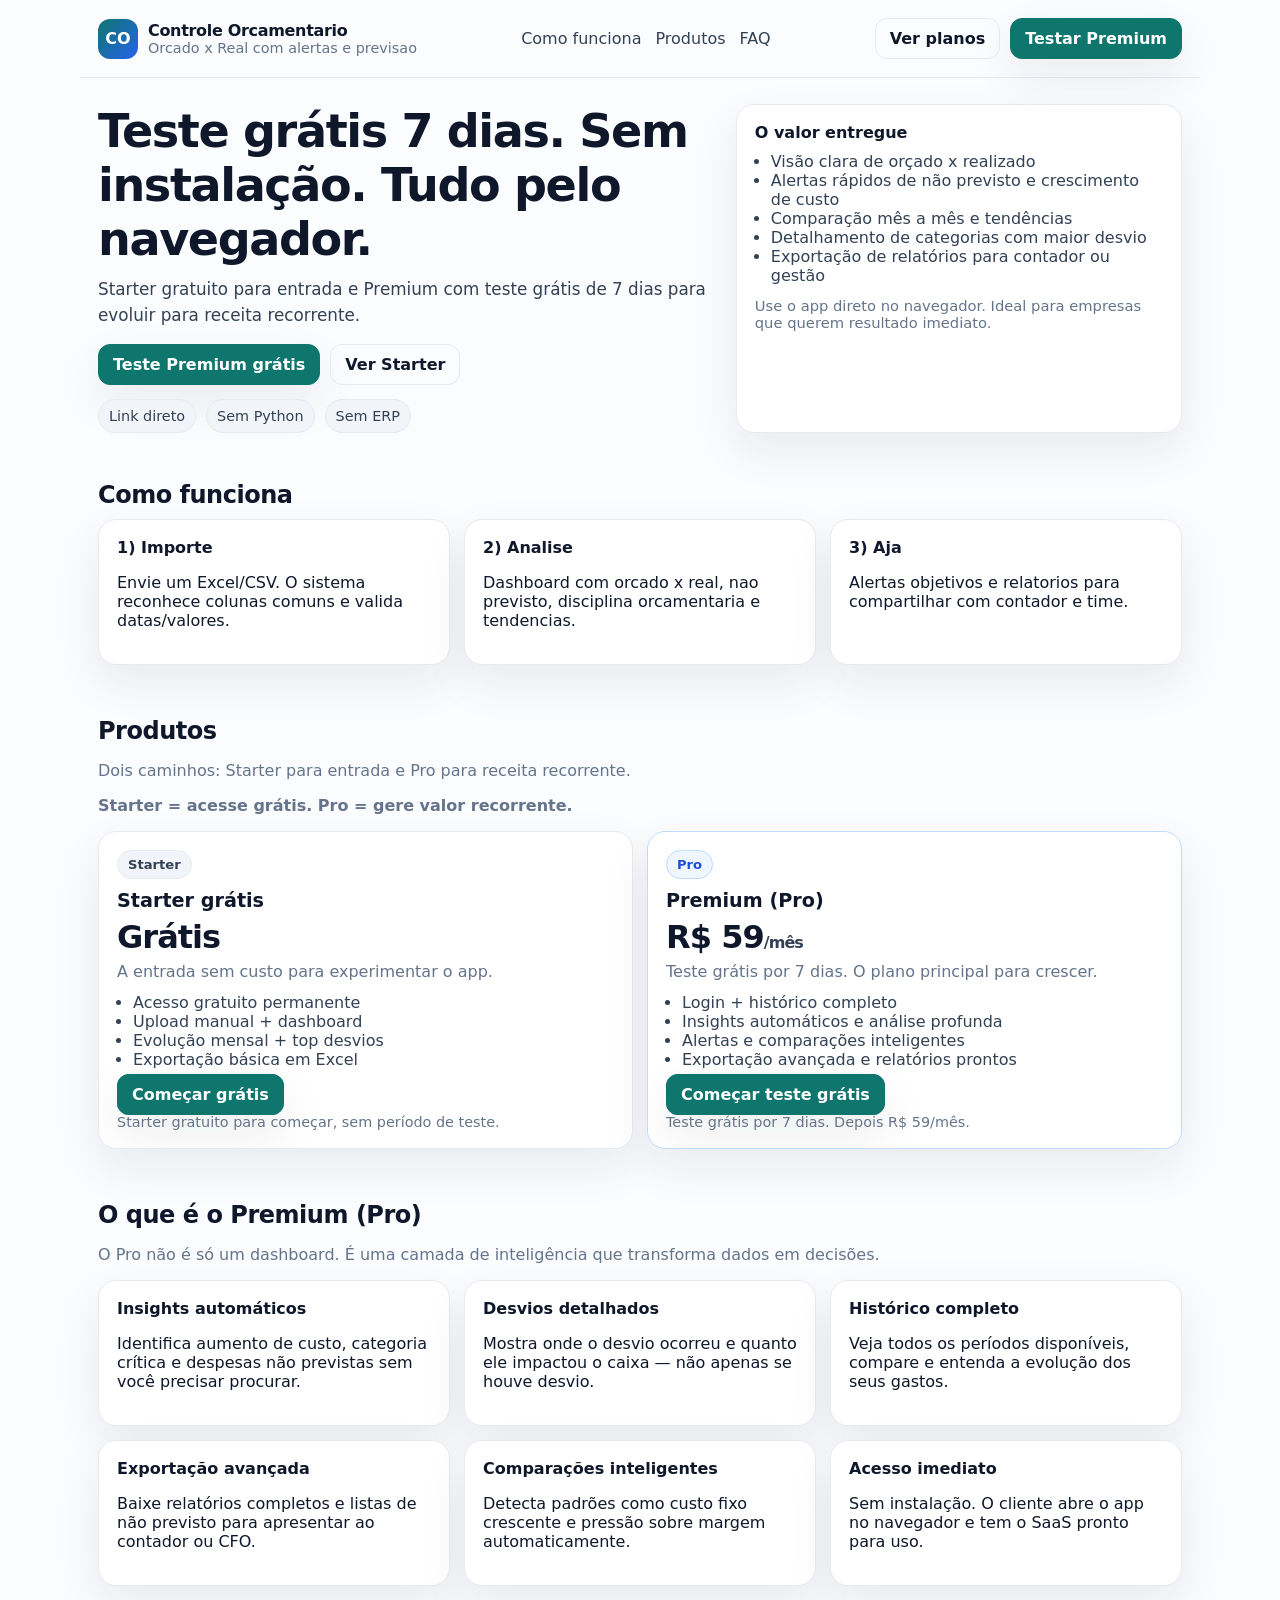
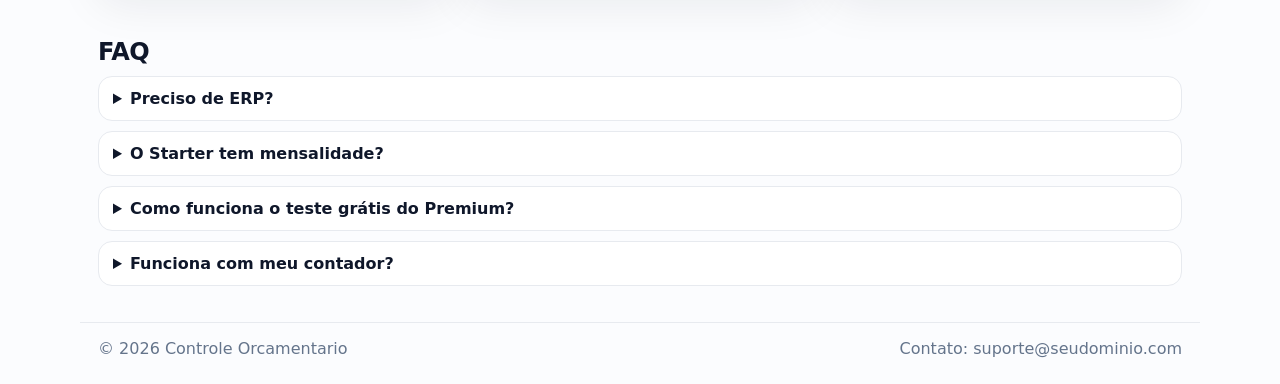
<file: index.html>
<!doctype html>
<html lang="pt-br">
  <head>
    <meta charset="UTF-8" />
    <meta name="viewport" content="width=device-width, initial-scale=1" />
    <title>Controle Orçamentário - Starter grátis e Premium Pro</title>
    <meta name="description" content="Starter gratuito para entrada e Premium Pro com teste grátis de 7 dias. Controle orçado x realizado e insights sem instalar nada." />
    <link rel="stylesheet" href="./styles.css" />
  </head>
  <body>
    <header class="container header">
      <div class="brand">
        <div class="logo">CO</div>
        <div>
          <div class="brand-name">Controle Orcamentario</div>
          <div class="brand-sub">Orcado x Real com alertas e previsao</div>
        </div>
      </div>
      <nav class="nav">
        <a href="#como-funciona">Como funciona</a>
        <a href="#planos">Produtos</a>
        <a href="#faq">FAQ</a>
      </nav>
      <div class="cta">
        <a class="btn btn-ghost" href="#planos">Ver planos</a>
        <a class="btn btn-primary" href="https://pojeto-saas-tcsvav7cva4qn7vknfecgu.streamlit.app/?plan=pro">Testar Premium</a>
      </div>
    </header>

    <main>
      <section class="container hero">
        <div>
          <h1>Teste grátis 7 dias. Sem instalação. Tudo pelo navegador.</h1>
          <p class="lead">
            Starter gratuito para entrada e Premium com teste grátis de 7 dias para evoluir para receita recorrente.
          </p>
          <div class="hero-cta">
            <a class="btn btn-primary" href="https://pojeto-saas-tcsvav7cva4qn7vknfecgu.streamlit.app/?plan=pro">Teste Premium grátis</a>
            <a class="btn btn-ghost" href="https://pojeto-saas-jv5bmbmdt3nvxuuhdwvvd3.streamlit.app/">Ver Starter</a>
          </div>
          <div class="mini">
            <div class="mini-item">Link direto</div>
            <div class="mini-item">Sem Python</div>
            <div class="mini-item">Sem ERP</div>
          </div>
        </div>
        <div class="hero-card">
          <div class="hero-card-title">O valor entregue</div>
          <ul>
            <li>Visão clara de orçado x realizado</li>
            <li>Alertas rápidos de não previsto e crescimento de custo</li>
            <li>Comparação mês a mês e tendências</li>
            <li>Detalhamento de categorias com maior desvio</li>
            <li>Exportação de relatórios para contador ou gestão</li>
          </ul>
          <div class="hero-card-foot">Use o app direto no navegador. Ideal para empresas que querem resultado imediato.</div>
        </div>
      </section>

      <section id="como-funciona" class="container section">
        <h2>Como funciona</h2>
        <div class="grid-3">
          <div class="card">
            <div class="card-title">1) Importe</div>
            <p>Envie um Excel/CSV. O sistema reconhece colunas comuns e valida datas/valores.</p>
          </div>
          <div class="card">
            <div class="card-title">2) Analise</div>
            <p>Dashboard com orcado x real, nao previsto, disciplina orcamentaria e tendencias.</p>
          </div>
          <div class="card">
            <div class="card-title">3) Aja</div>
            <p>Alertas objetivos e relatorios para compartilhar com contador e time.</p>
          </div>
        </div>
      </section>

      <section id="planos" class="container section">
        <h2>Produtos</h2>
        <p class="muted">Dois caminhos: Starter para entrada e Pro para receita recorrente.</p>
        <p class="muted"><strong>Starter = acesse grátis. Pro = gere valor recorrente.</strong></p>

        <div class="grid-2">
          <div id="starter" class="pricing card">
            <div class="pricing-top">
              <div class="badge">Starter</div>
              <div class="pricing-title">Starter grátis</div>
              <div class="pricing-price">Grátis</div>
              <div class="pricing-sub">A entrada sem custo para experimentar o app.</div>
            </div>
            <ul class="pricing-list">
              <li>Acesso gratuito permanente</li>
              <li>Upload manual + dashboard</li>
              <li>Evolução mensal + top desvios</li>
              <li>Exportação básica em Excel</li>
            </ul>
            <a class="btn btn-primary" href="https://pojeto-saas-jv5bmbmdt3nvxuuhdwvvd3.streamlit.app/" aria-label="Começar grátis">Começar grátis</a>
            <div class="pricing-foot">Starter gratuito para começar, sem período de teste.</div>
          </div>

          <div id="premium" class="pricing card premium">
            <div class="pricing-top">
              <div class="badge badge-premium">Pro</div>
              <div class="pricing-title">Premium (Pro)</div>
              <div class="pricing-price">R$ 59<span class="small">/mês</span></div>
              <div class="pricing-sub">Teste grátis por 7 dias. O plano principal para crescer.</div>
            </div>
            <ul class="pricing-list">
              <li>Login + histórico completo</li>
              <li>Insights automáticos e análise profunda</li>
              <li>Alertas e comparações inteligentes</li>
              <li>Exportação avançada e relatórios prontos</li>
            </ul>
            <a class="btn btn-primary" href="https://pojeto-saas-tcsvav7cva4qn7vknfecgu.streamlit.app/?plan=pro" aria-label="Começar Pro">Começar teste grátis</a>
            <div class="pricing-foot">Teste grátis por 7 dias. Depois R$ 59/mês.</div>
          </div>
        </div>
      </section>
      <section id="pro" class="container section">
        <h2>O que é o Premium (Pro)</h2>
        <p class="muted">O Pro não é só um dashboard. É uma camada de inteligência que transforma dados em decisões.</p>
        <div class="grid-3">
          <div class="card">
            <div class="card-title">Insights automáticos</div>
            <p>Identifica aumento de custo, categoria crítica e despesas não previstas sem você precisar procurar.</p>
          </div>
          <div class="card">
            <div class="card-title">Desvios detalhados</div>
            <p>Mostra onde o desvio ocorreu e quanto ele impactou o caixa — não apenas se houve desvio.</p>
          </div>
          <div class="card">
            <div class="card-title">Histórico completo</div>
            <p>Veja todos os períodos disponíveis, compare e entenda a evolução dos seus gastos.</p>
          </div>
        </div>
        <div class="grid-3" style="margin-top:14px;">
          <div class="card">
            <div class="card-title">Exportação avançada</div>
            <p>Baixe relatórios completos e listas de não previsto para apresentar ao contador ou CFO.</p>
          </div>
          <div class="card">
            <div class="card-title">Comparações inteligentes</div>
            <p>Detecta padrões como custo fixo crescente e pressão sobre margem automaticamente.</p>
          </div>
          <div class="card">
            <div class="card-title">Acesso imediato</div>
            <p>Sem instalação. O cliente abre o app no navegador e tem o SaaS pronto para uso.</p>
          </div>
        </div>
      </section>

      <section id="faq" class="container section">
        <h2>FAQ</h2>
        <details class="faq">
          <summary>Preciso de ERP?</summary>
          <p>Nao. O objetivo e te dar clareza rapida de orcado x real, alertas e previsao.</p>
        </details>
        <details class="faq">
          <summary>O Starter tem mensalidade?</summary>
          <p>Não. O Starter é gratuito e não tem mensalidade. O Premium (Pro) é o plano pago, com R$ 59/mês após o teste gratuito de 7 dias.</p>
        </details>
        <details class="faq">
          <summary>Como funciona o teste grátis do Premium?</summary>
          <p>Você testa o Premium (Pro) completo por 7 dias sem instalar nada. O Starter permanece gratuito, e o Pro custa R$ 59/mês após o trial.</p>
        </details>
        <details class="faq">
          <summary>Funciona com meu contador?</summary>
          <p>Sim. O app exporta relatórios e o Premium pode evoluir para um painel do contador (multi-clientes).</p>
        </details>
      </section>

      <footer class="container footer">
        <div class="muted">© <span id="year"></span> Controle Orcamentario</div>
        <div class="muted">Contato: suporte@seudominio.com</div>
      </footer>
    </main>

    <script>
      document.getElementById("year").textContent = String(new Date().getFullYear());
    </script>
  </body>
</html>
</file>
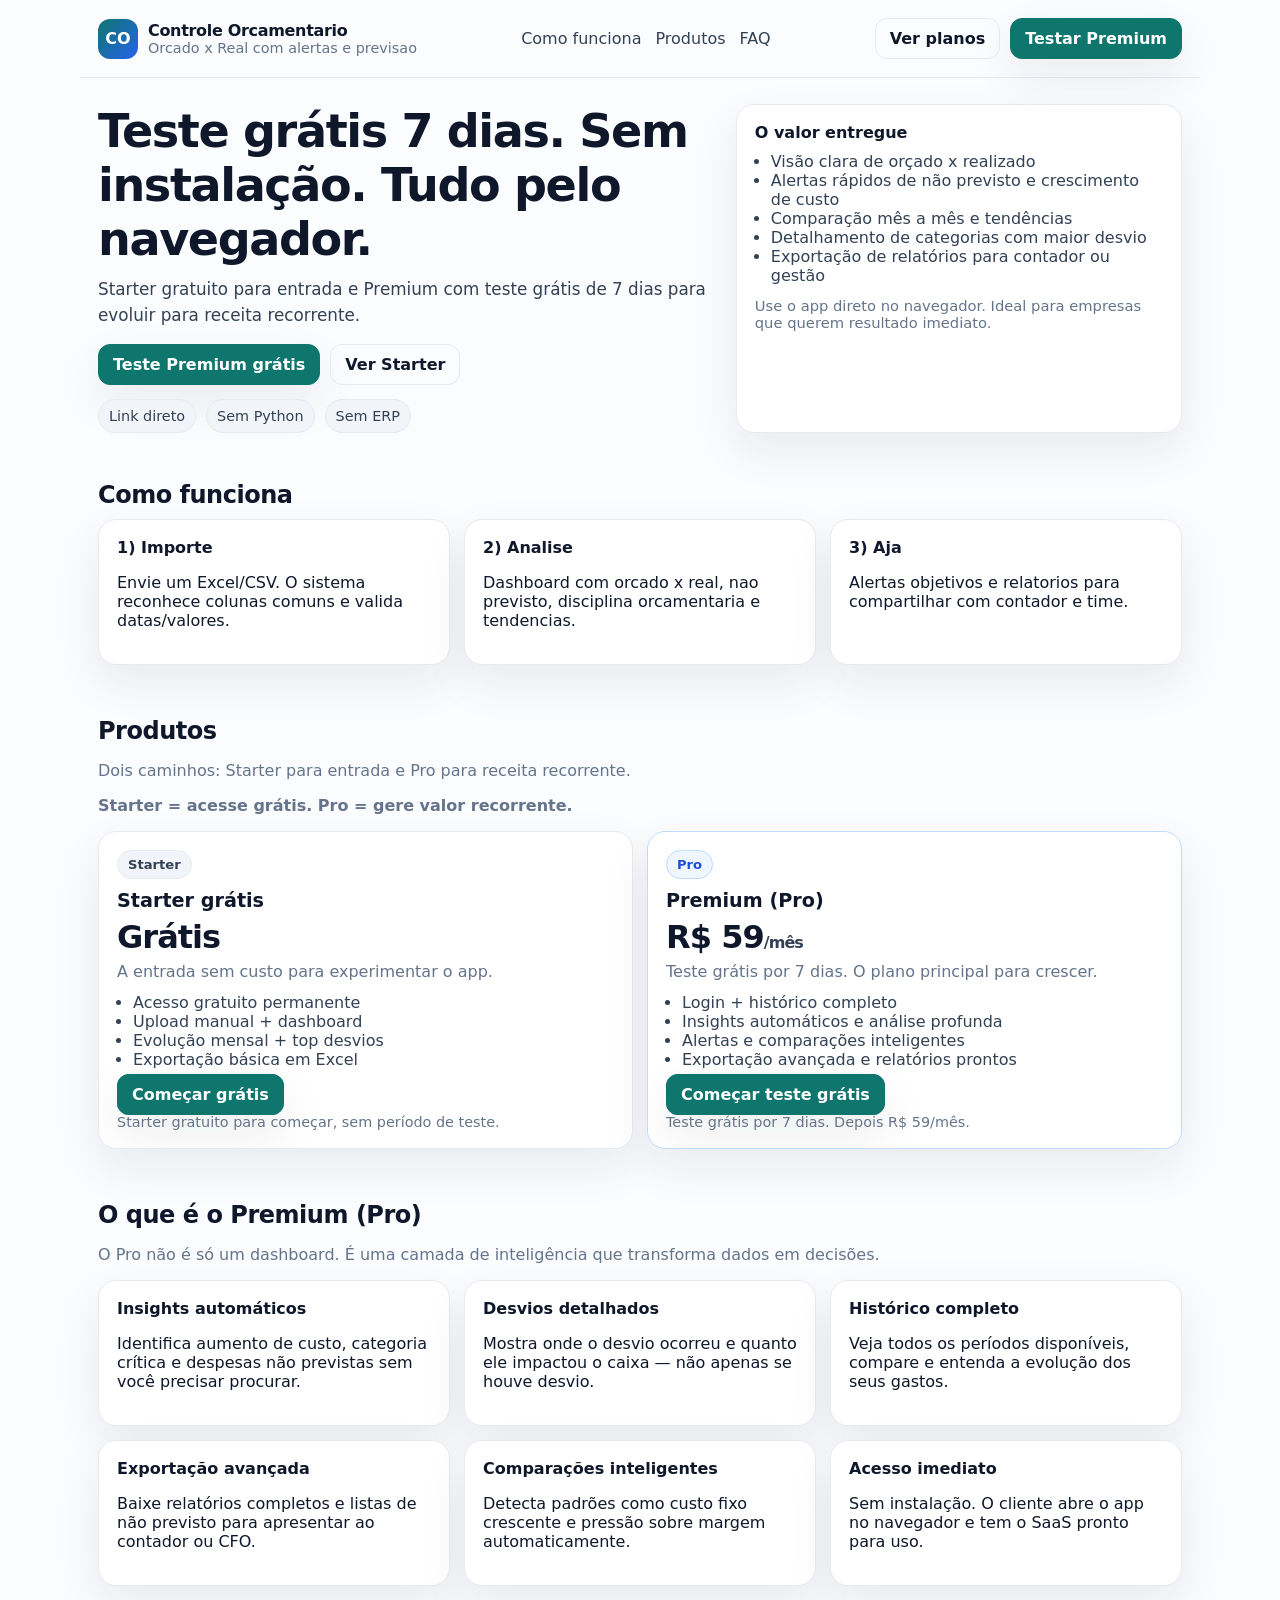
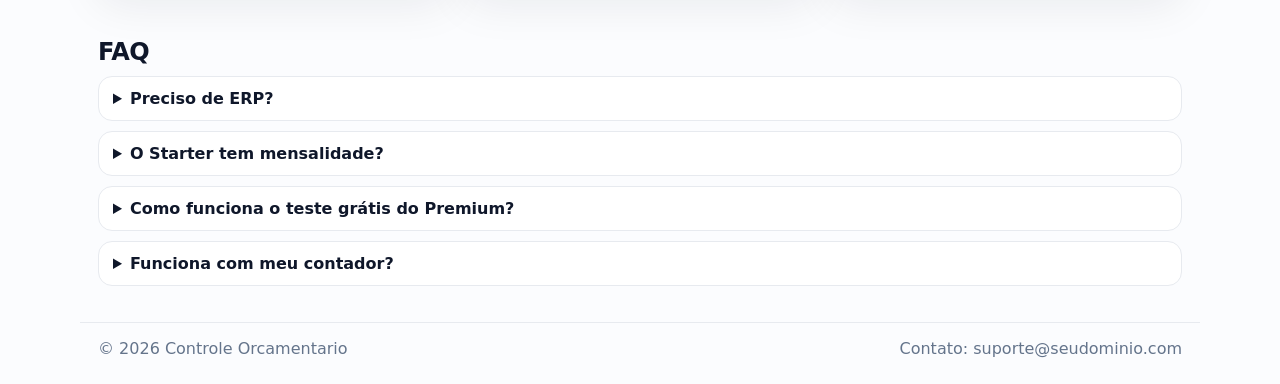
<file: site/index.html>
<!doctype html>
<html lang="pt-br">
  <head>
    <meta charset="UTF-8" />
    <meta name="viewport" content="width=device-width, initial-scale=1" />
    <title>Controle Orçamentário - Starter grátis e Premium Pro</title>
    <meta name="description" content="Starter gratuito para entrada e Premium Pro com teste grátis de 7 dias. Controle orçado x realizado e insights sem instalar nada." />
    <link rel="stylesheet" href="./styles.css" />
  </head>
  <body>
    <header class="container header">
      <div class="brand">
        <div class="logo">CO</div>
        <div>
          <div class="brand-name">Controle Orcamentario</div>
          <div class="brand-sub">Orcado x Real com alertas e previsao</div>
        </div>
      </div>
      <nav class="nav">
        <a href="#como-funciona">Como funciona</a>
        <a href="#planos">Produtos</a>
        <a href="#faq">FAQ</a>
      </nav>
      <div class="cta">
        <a class="btn btn-ghost" href="#planos">Ver planos</a>
        <a class="btn btn-primary" href="https://pojeto-saas-tcsvav7cva4qn7vknfecgu.streamlit.app/?plan=pro">Testar Premium</a>
      </div>
    </header>

    <main>
      <section class="container hero">
        <div>
          <h1>Teste grátis 7 dias. Sem instalação. Tudo pelo navegador.</h1>
          <p class="lead">
            Starter gratuito para entrada e Premium com teste grátis de 7 dias para evoluir para receita recorrente.
          </p>
          <div class="hero-cta">
            <a class="btn btn-primary" href="https://pojeto-saas-tcsvav7cva4qn7vknfecgu.streamlit.app/?plan=pro">Teste Premium grátis</a>
            <a class="btn btn-ghost" href="https://pojeto-saas-jv5bmbmdt3nvxuuhdwvvd3.streamlit.app/">Ver Starter</a>
          </div>
          <div class="mini">
            <div class="mini-item">Link direto</div>
            <div class="mini-item">Sem Python</div>
            <div class="mini-item">Sem ERP</div>
          </div>
        </div>
        <div class="hero-card">
          <div class="hero-card-title">O valor entregue</div>
          <ul>
            <li>Visão clara de orçado x realizado</li>
            <li>Alertas rápidos de não previsto e crescimento de custo</li>
            <li>Comparação mês a mês e tendências</li>
            <li>Detalhamento de categorias com maior desvio</li>
            <li>Exportação de relatórios para contador ou gestão</li>
          </ul>
          <div class="hero-card-foot">Use o app direto no navegador. Ideal para empresas que querem resultado imediato.</div>
        </div>
      </section>

      <section id="como-funciona" class="container section">
        <h2>Como funciona</h2>
        <div class="grid-3">
          <div class="card">
            <div class="card-title">1) Importe</div>
            <p>Envie um Excel/CSV. O sistema reconhece colunas comuns e valida datas/valores.</p>
          </div>
          <div class="card">
            <div class="card-title">2) Analise</div>
            <p>Dashboard com orcado x real, nao previsto, disciplina orcamentaria e tendencias.</p>
          </div>
          <div class="card">
            <div class="card-title">3) Aja</div>
            <p>Alertas objetivos e relatorios para compartilhar com contador e time.</p>
          </div>
        </div>
      </section>

      <section id="planos" class="container section">
        <h2>Produtos</h2>
        <p class="muted">Dois caminhos: Starter para entrada e Pro para receita recorrente.</p>
        <p class="muted"><strong>Starter = acesse grátis. Pro = gere valor recorrente.</strong></p>

        <div class="grid-2">
          <div id="starter" class="pricing card">
            <div class="pricing-top">
              <div class="badge">Starter</div>
              <div class="pricing-title">Starter grátis</div>
              <div class="pricing-price">Grátis</div>
              <div class="pricing-sub">A entrada sem custo para experimentar o app.</div>
            </div>
            <ul class="pricing-list">
              <li>Acesso gratuito permanente</li>
              <li>Upload manual + dashboard</li>
              <li>Evolução mensal + top desvios</li>
              <li>Exportação básica em Excel</li>
            </ul>
            <a class="btn btn-primary" href="https://pojeto-saas-jv5bmbmdt3nvxuuhdwvvd3.streamlit.app/" aria-label="Começar grátis">Começar grátis</a>
            <div class="pricing-foot">Starter gratuito para começar, sem período de teste.</div>
          </div>

          <div id="premium" class="pricing card premium">
            <div class="pricing-top">
              <div class="badge badge-premium">Pro</div>
              <div class="pricing-title">Premium (Pro)</div>
              <div class="pricing-price">R$ 59<span class="small">/mês</span></div>
              <div class="pricing-sub">Teste grátis por 7 dias. O plano principal para crescer.</div>
            </div>
            <ul class="pricing-list">
              <li>Login + histórico completo</li>
              <li>Insights automáticos e análise profunda</li>
              <li>Alertas e comparações inteligentes</li>
              <li>Exportação avançada e relatórios prontos</li>
            </ul>
            <a class="btn btn-primary" href="https://pojeto-saas-tcsvav7cva4qn7vknfecgu.streamlit.app/?plan=pro" aria-label="Começar Pro">Começar teste grátis</a>
            <div class="pricing-foot">Teste grátis por 7 dias. Depois R$ 59/mês.</div>
          </div>
        </div>
      </section>
      <section id="pro" class="container section">
        <h2>O que é o Premium (Pro)</h2>
        <p class="muted">O Pro não é só um dashboard. É uma camada de inteligência que transforma dados em decisões.</p>
        <div class="grid-3">
          <div class="card">
            <div class="card-title">Insights automáticos</div>
            <p>Identifica aumento de custo, categoria crítica e despesas não previstas sem você precisar procurar.</p>
          </div>
          <div class="card">
            <div class="card-title">Desvios detalhados</div>
            <p>Mostra onde o desvio ocorreu e quanto ele impactou o caixa — não apenas se houve desvio.</p>
          </div>
          <div class="card">
            <div class="card-title">Histórico completo</div>
            <p>Veja todos os períodos disponíveis, compare e entenda a evolução dos seus gastos.</p>
          </div>
        </div>
        <div class="grid-3" style="margin-top:14px;">
          <div class="card">
            <div class="card-title">Exportação avançada</div>
            <p>Baixe relatórios completos e listas de não previsto para apresentar ao contador ou CFO.</p>
          </div>
          <div class="card">
            <div class="card-title">Comparações inteligentes</div>
            <p>Detecta padrões como custo fixo crescente e pressão sobre margem automaticamente.</p>
          </div>
          <div class="card">
            <div class="card-title">Acesso imediato</div>
            <p>Sem instalação. O cliente abre o app no navegador e tem o SaaS pronto para uso.</p>
          </div>
        </div>
      </section>

      <section id="faq" class="container section">
        <h2>FAQ</h2>
        <details class="faq">
          <summary>Preciso de ERP?</summary>
          <p>Nao. O objetivo e te dar clareza rapida de orcado x real, alertas e previsao.</p>
        </details>
        <details class="faq">
          <summary>O Starter tem mensalidade?</summary>
          <p>Não. O Starter é gratuito e não tem mensalidade. O Premium (Pro) é o plano pago, com R$ 59/mês após o teste gratuito de 7 dias.</p>
        </details>
        <details class="faq">
          <summary>Como funciona o teste grátis do Premium?</summary>
          <p>Você testa o Premium (Pro) completo por 7 dias sem instalar nada. O Starter permanece gratuito, e o Pro custa R$ 59/mês após o trial.</p>
        </details>
        <details class="faq">
          <summary>Funciona com meu contador?</summary>
          <p>Sim. O app exporta relatórios e o Premium pode evoluir para um painel do contador (multi-clientes).</p>
        </details>
      </section>

      <footer class="container footer">
        <div class="muted">© <span id="year"></span> Controle Orcamentario</div>
        <div class="muted">Contato: suporte@seudominio.com</div>
      </footer>
    </main>

    <script>
      document.getElementById("year").textContent = String(new Date().getFullYear());
    </script>
  </body>
</html>
</file>
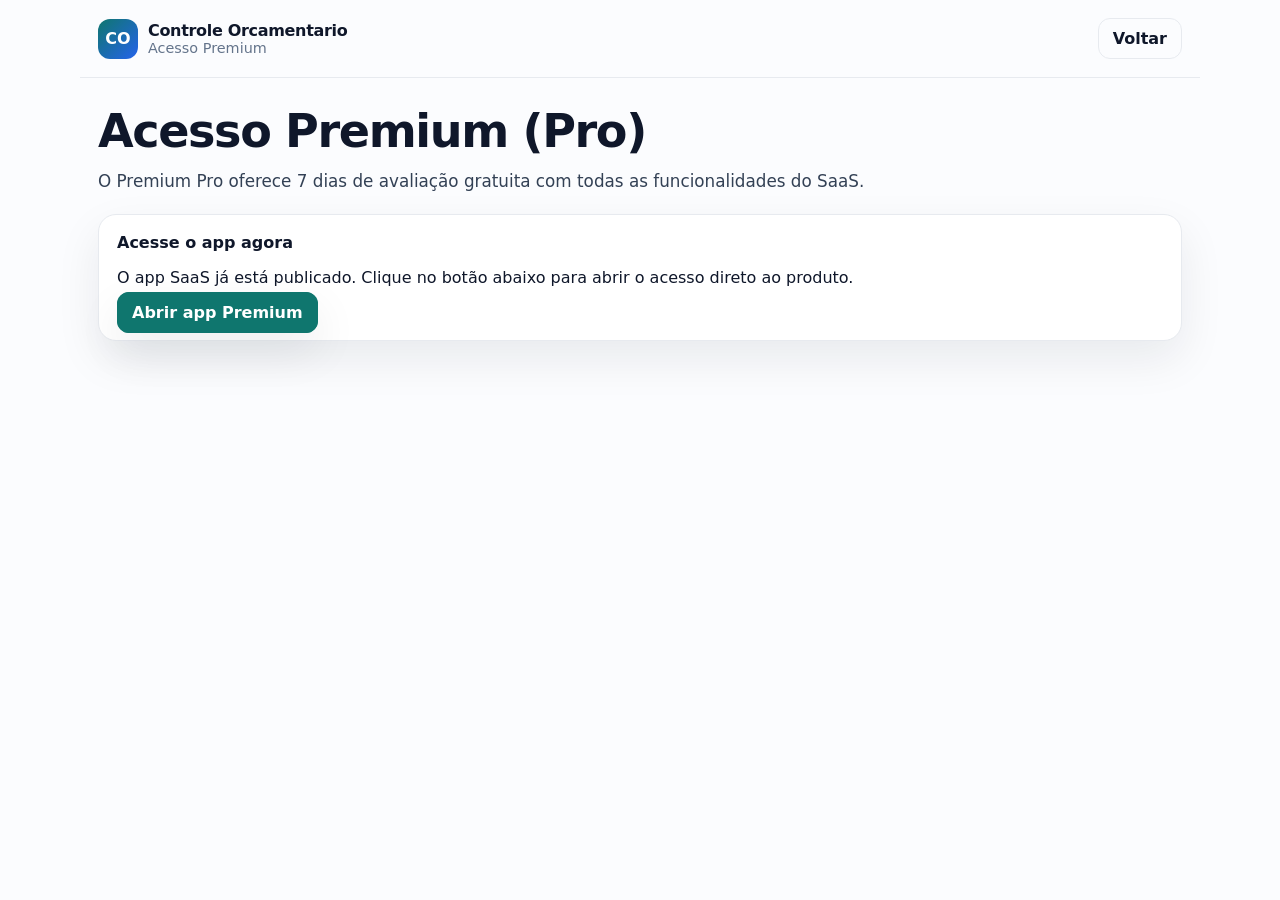
<file: premium.html>
<!doctype html>
<html lang="pt-br">
  <head>
    <meta charset="UTF-8" />
    <meta name="viewport" content="width=device-width, initial-scale=1" />
    <title>Acesso Premium Pro - Controle Orçamentário</title>
    <link rel="stylesheet" href="./styles.css" />
  </head>
  <body>
    <header class="container header">
      <div class="brand">
        <div class="logo">CO</div>
        <div>
          <div class="brand-name">Controle Orcamentario</div>
          <div class="brand-sub">Acesso Premium</div>
        </div>
      </div>
      <div class="cta">
        <a class="btn btn-ghost" href="index.html">Voltar</a>
      </div>
    </header>

    <main class="container section">
      <h1>Acesso Premium (Pro)</h1>
      <p class="lead">
        O Premium Pro oferece 7 dias de avaliação gratuita com todas as funcionalidades do SaaS.
      </p>

      <div class="card" style="margin-top: 20px;">
        <div class="card-title">Acesse o app agora</div>
        <p>O app SaaS já está publicado. Clique no botão abaixo para abrir o acesso direto ao produto.</p>
        <a class="btn btn-primary" href="https://pojeto-saas-tcsvav7cva4qn7vknfecgu.streamlit.app/?plan=pro">Abrir app Premium</a>
      </div>
    </main>
  </body>
</html>
</file>
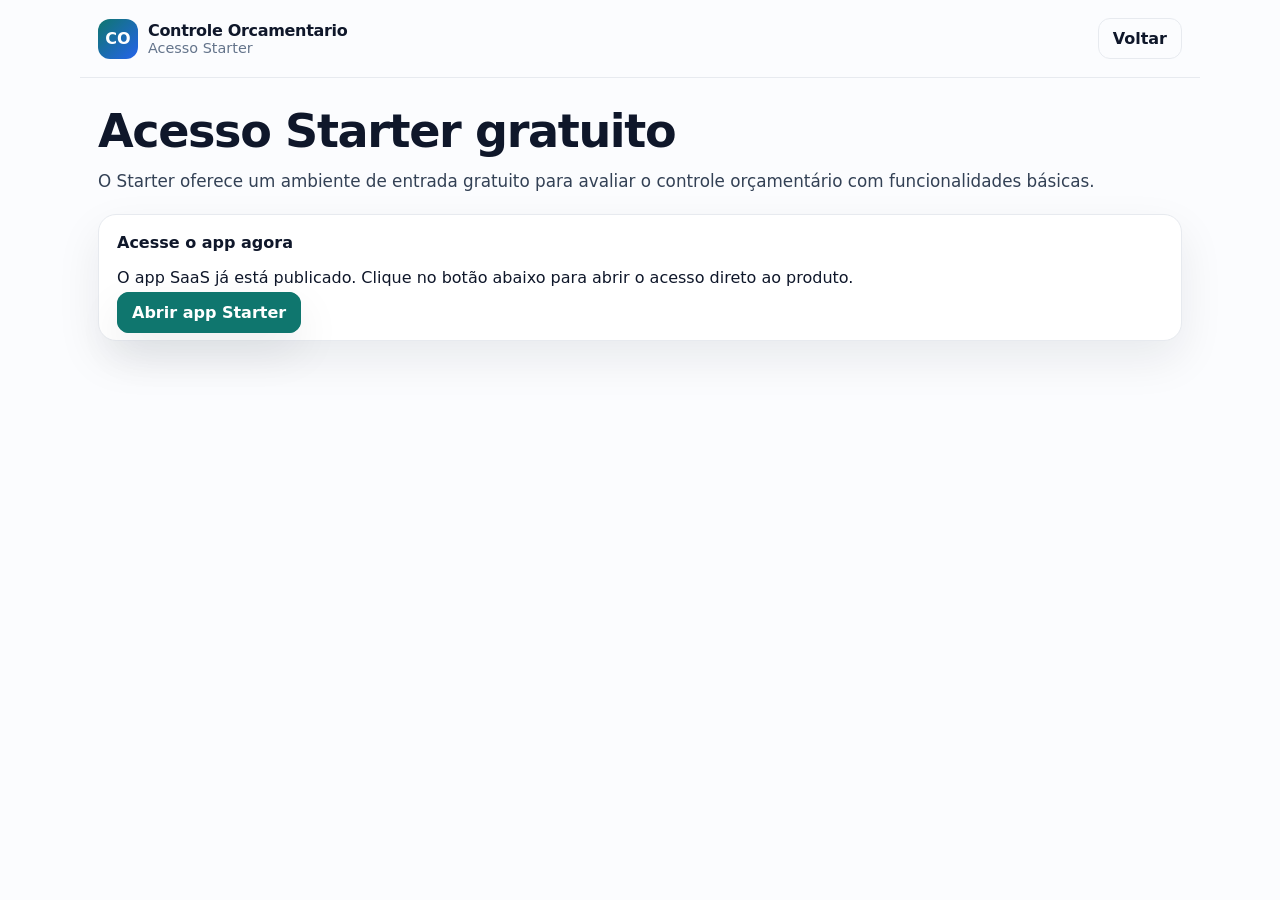
<file: starter.html>
<!doctype html>
<html lang="pt-br">
  <head>
    <meta charset="UTF-8" />
    <meta name="viewport" content="width=device-width, initial-scale=1" />
    <title>Acesso Starter - Controle Orçamentário</title>
    <link rel="stylesheet" href="./styles.css" />
  </head>
  <body>
    <header class="container header">
      <div class="brand">
        <div class="logo">CO</div>
        <div>
          <div class="brand-name">Controle Orcamentario</div>
          <div class="brand-sub">Acesso Starter</div>
        </div>
      </div>
      <div class="cta">
        <a class="btn btn-ghost" href="index.html">Voltar</a>
      </div>
    </header>

    <main class="container section">
      <h1>Acesso Starter gratuito</h1>
      <p class="lead">
        O Starter oferece um ambiente de entrada gratuito para avaliar o controle orçamentário com funcionalidades básicas.
      </p>

      <div class="card" style="margin-top: 20px;">
        <div class="card-title">Acesse o app agora</div>
        <p>O app SaaS já está publicado. Clique no botão abaixo para abrir o acesso direto ao produto.</p>
        <a class="btn btn-primary" href="https://pojeto-saas-jv5bmbmdt3nvxuuhdwvvd3.streamlit.app/">Abrir app Starter</a>
      </div>
    </main>
  </body>
</html>
</file>
<file: styles.css>
:root {
  --bg: #fbfcfe;
  --panel: #ffffff;
  --muted: #64748b;
  --text: #0f172a;
  --border: #e7eaef;
  --primary: #0f766e;
  --primary2: #2563eb;
  --danger: #dc2626;
  --shadow: 0 18px 45px rgba(15, 23, 42, 0.08);
}

* { box-sizing: border-box; }
html {
  scroll-behavior: smooth;
}
html, body { padding: 0; margin: 0; font-family: ui-sans-serif, system-ui, -apple-system, "Segoe UI", Roboto, Arial; color: var(--text); background: var(--bg); }
a { color: inherit; text-decoration: none; }

section[id], #starter, #premium {
  scroll-margin-top: 110px;
}

.container { max-width: 1120px; margin: 0 auto; padding: 18px 18px; }
.header { display: flex; align-items: center; justify-content: space-between; gap: 14px; position: sticky; top: 0; background: rgba(251,252,254,0.85); backdrop-filter: blur(10px); border-bottom: 1px solid var(--border); z-index: 10; }
.brand { display: flex; gap: 10px; align-items: center; }
.logo { width: 40px; height: 40px; border-radius: 12px; background: linear-gradient(135deg, var(--primary), var(--primary2)); display: flex; align-items: center; justify-content: center; color: white; font-weight: 800; }
.brand-name { font-weight: 800; letter-spacing: -0.02em; }
.brand-sub { font-size: 0.9rem; color: var(--muted); }
.nav { display: none; gap: 14px; color: #334155; }
.cta { display: flex; gap: 10px; }

.btn { border: 1px solid var(--border); padding: 10px 14px; border-radius: 12px; font-weight: 700; }
.btn-primary { background: var(--primary); border-color: var(--primary); color: white; box-shadow: var(--shadow); }
.btn-ghost { background: transparent; }

.hero { display: grid; grid-template-columns: 1.25fr 0.9fr; gap: 18px; padding-top: 26px; padding-bottom: 22px; }
h1 { font-size: clamp(1.8rem, 3.6vw, 3rem); margin: 0 0 10px 0; letter-spacing: -0.03em; }
.lead { color: #334155; font-size: 1.05rem; line-height: 1.55; margin: 0 0 16px 0; }
.hero-cta { display: flex; gap: 10px; flex-wrap: wrap; }
.mini { display: flex; gap: 10px; margin-top: 14px; flex-wrap: wrap; }
.mini-item { font-size: 0.9rem; color: #334155; background: #f1f5f9; border: 1px solid var(--border); border-radius: 999px; padding: 8px 10px; }

.hero-card { background: var(--panel); border: 1px solid var(--border); border-radius: 18px; box-shadow: var(--shadow); padding: 18px; }
.hero-card-title { font-weight: 800; margin-bottom: 10px; }
.hero-card ul { margin: 0; padding-left: 16px; color: #334155; }
.hero-card-foot { margin-top: 12px; font-size: 0.92rem; color: var(--muted); }

.section { padding-top: 26px; padding-bottom: 26px; }
h2 { margin: 0 0 10px 0; letter-spacing: -0.02em; }
.muted { color: var(--muted); }

.grid-3 { display: grid; grid-template-columns: repeat(3, 1fr); gap: 14px; }
.grid-2 { display: grid; grid-template-columns: repeat(2, 1fr); gap: 14px; }
.card { background: var(--panel); border: 1px solid var(--border); border-radius: 18px; box-shadow: var(--shadow); padding: 18px; }
.card-title { font-weight: 800; margin-bottom: 6px; }

.pricing { position: relative; overflow: hidden; }
.pricing-top { margin-bottom: 12px; }
.badge { display: inline-flex; align-items: center; border: 1px solid var(--border); border-radius: 999px; padding: 6px 10px; font-size: 0.82rem; color: #334155; background: #f1f5f9; font-weight: 700; }
.badge-premium { background: #eff6ff; border-color: #bfdbfe; color: #1d4ed8; }
.pricing-title { font-weight: 900; font-size: 1.2rem; margin-top: 10px; }
.pricing-price { font-weight: 900; font-size: 2rem; letter-spacing: -0.03em; margin-top: 6px; }
.pricing-sub { color: var(--muted); margin-top: 6px; }
.pricing-list { margin: 12px 0 16px 0; padding-left: 16px; color: #334155; }
.pricing .small { font-size: 1rem; font-weight: 800; color: #334155; }
.pricing-foot { margin-top: 10px; font-size: 0.9rem; color: var(--muted); }
.premium { border-color: #bfdbfe; }

.faq { background: var(--panel); border: 1px solid var(--border); border-radius: 14px; padding: 12px 14px; margin-bottom: 10px; }
.faq summary { font-weight: 800; cursor: pointer; }
.faq p { color: #334155; margin: 10px 0 0 0; }

.footer { display: flex; justify-content: space-between; border-top: 1px solid var(--border); padding-top: 16px; padding-bottom: 26px; }

@media (max-width: 900px) {
  .hero { grid-template-columns: 1fr; }
  .grid-3 { grid-template-columns: 1fr; }
  .grid-2 { grid-template-columns: 1fr; }
}

@media (min-width: 900px) {
  .nav { display: flex; }
}
</file>
<file: site/styles.css>
:root {
  --bg: #fbfcfe;
  --panel: #ffffff;
  --muted: #64748b;
  --text: #0f172a;
  --border: #e7eaef;
  --primary: #0f766e;
  --primary2: #2563eb;
  --danger: #dc2626;
  --shadow: 0 18px 45px rgba(15, 23, 42, 0.08);
}

* { box-sizing: border-box; }
html {
  scroll-behavior: smooth;
}
html, body { padding: 0; margin: 0; font-family: ui-sans-serif, system-ui, -apple-system, "Segoe UI", Roboto, Arial; color: var(--text); background: var(--bg); }
a { color: inherit; text-decoration: none; }

section[id], #starter, #premium {
  scroll-margin-top: 110px;
}

.container { max-width: 1120px; margin: 0 auto; padding: 18px 18px; }
.header { display: flex; align-items: center; justify-content: space-between; gap: 14px; position: sticky; top: 0; background: rgba(251,252,254,0.85); backdrop-filter: blur(10px); border-bottom: 1px solid var(--border); z-index: 10; }
.brand { display: flex; gap: 10px; align-items: center; }
.logo { width: 40px; height: 40px; border-radius: 12px; background: linear-gradient(135deg, var(--primary), var(--primary2)); display: flex; align-items: center; justify-content: center; color: white; font-weight: 800; }
.brand-name { font-weight: 800; letter-spacing: -0.02em; }
.brand-sub { font-size: 0.9rem; color: var(--muted); }
.nav { display: none; gap: 14px; color: #334155; }
.cta { display: flex; gap: 10px; }

.btn { border: 1px solid var(--border); padding: 10px 14px; border-radius: 12px; font-weight: 700; }
.btn-primary { background: var(--primary); border-color: var(--primary); color: white; box-shadow: var(--shadow); }
.btn-ghost { background: transparent; }

.hero { display: grid; grid-template-columns: 1.25fr 0.9fr; gap: 18px; padding-top: 26px; padding-bottom: 22px; }
h1 { font-size: clamp(1.8rem, 3.6vw, 3rem); margin: 0 0 10px 0; letter-spacing: -0.03em; }
.lead { color: #334155; font-size: 1.05rem; line-height: 1.55; margin: 0 0 16px 0; }
.hero-cta { display: flex; gap: 10px; flex-wrap: wrap; }
.mini { display: flex; gap: 10px; margin-top: 14px; flex-wrap: wrap; }
.mini-item { font-size: 0.9rem; color: #334155; background: #f1f5f9; border: 1px solid var(--border); border-radius: 999px; padding: 8px 10px; }

.hero-card { background: var(--panel); border: 1px solid var(--border); border-radius: 18px; box-shadow: var(--shadow); padding: 18px; }
.hero-card-title { font-weight: 800; margin-bottom: 10px; }
.hero-card ul { margin: 0; padding-left: 16px; color: #334155; }
.hero-card-foot { margin-top: 12px; font-size: 0.92rem; color: var(--muted); }

.section { padding-top: 26px; padding-bottom: 26px; }
h2 { margin: 0 0 10px 0; letter-spacing: -0.02em; }
.muted { color: var(--muted); }

.grid-3 { display: grid; grid-template-columns: repeat(3, 1fr); gap: 14px; }
.grid-2 { display: grid; grid-template-columns: repeat(2, 1fr); gap: 14px; }
.card { background: var(--panel); border: 1px solid var(--border); border-radius: 18px; box-shadow: var(--shadow); padding: 18px; }
.card-title { font-weight: 800; margin-bottom: 6px; }

.pricing { position: relative; overflow: hidden; }
.pricing-top { margin-bottom: 12px; }
.badge { display: inline-flex; align-items: center; border: 1px solid var(--border); border-radius: 999px; padding: 6px 10px; font-size: 0.82rem; color: #334155; background: #f1f5f9; font-weight: 700; }
.badge-premium { background: #eff6ff; border-color: #bfdbfe; color: #1d4ed8; }
.pricing-title { font-weight: 900; font-size: 1.2rem; margin-top: 10px; }
.pricing-price { font-weight: 900; font-size: 2rem; letter-spacing: -0.03em; margin-top: 6px; }
.pricing-sub { color: var(--muted); margin-top: 6px; }
.pricing-list { margin: 12px 0 16px 0; padding-left: 16px; color: #334155; }
.pricing .small { font-size: 1rem; font-weight: 800; color: #334155; }
.pricing-foot { margin-top: 10px; font-size: 0.9rem; color: var(--muted); }
.premium { border-color: #bfdbfe; }

.faq { background: var(--panel); border: 1px solid var(--border); border-radius: 14px; padding: 12px 14px; margin-bottom: 10px; }
.faq summary { font-weight: 800; cursor: pointer; }
.faq p { color: #334155; margin: 10px 0 0 0; }

.footer { display: flex; justify-content: space-between; border-top: 1px solid var(--border); padding-top: 16px; padding-bottom: 26px; }

@media (max-width: 900px) {
  .hero { grid-template-columns: 1fr; }
  .grid-3 { grid-template-columns: 1fr; }
  .grid-2 { grid-template-columns: 1fr; }
}

@media (min-width: 900px) {
  .nav { display: flex; }
}
</file>
